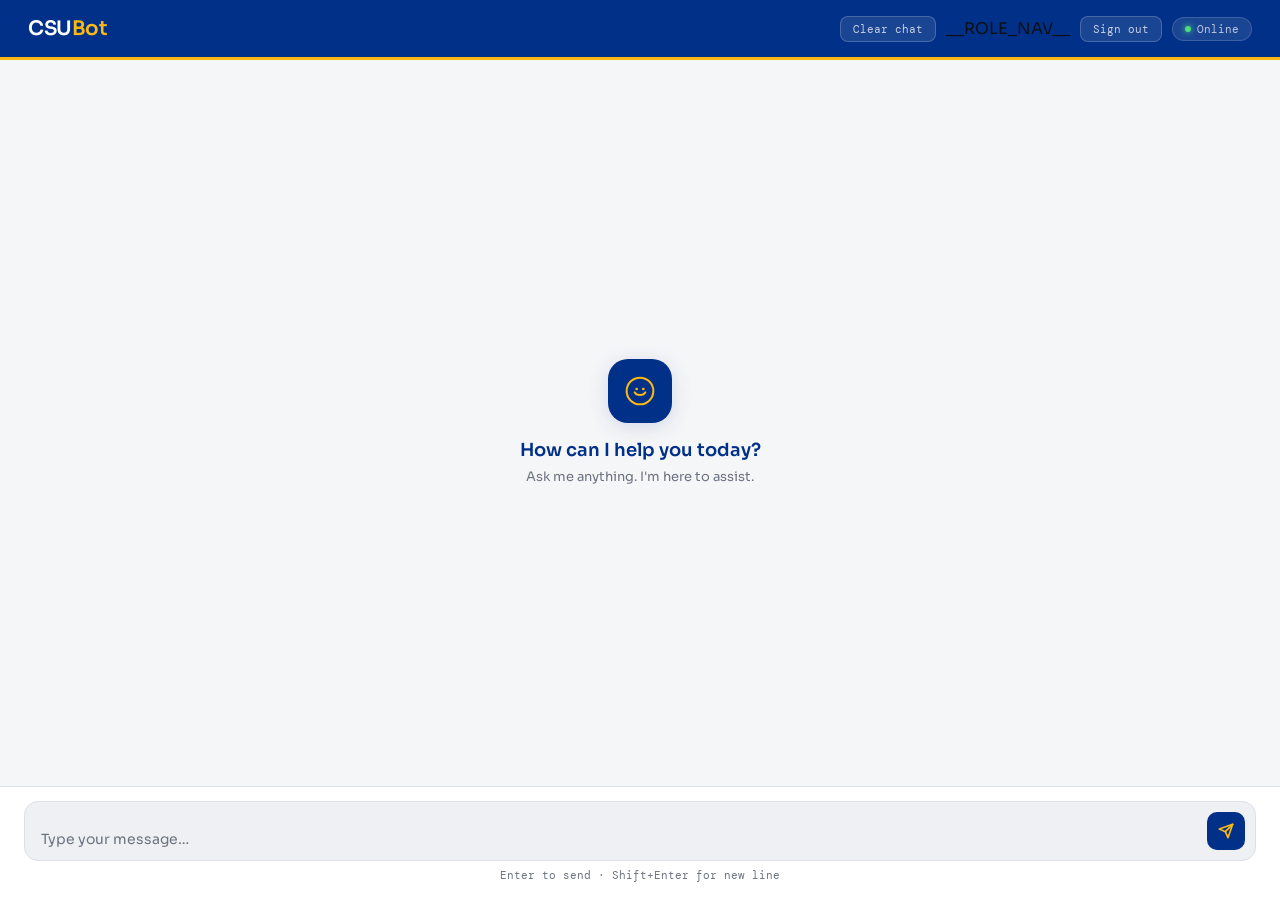
<file: index.html>
<!DOCTYPE html>
<html lang="en">
<head>
  <meta charset="UTF-8" />
  <meta name="viewport" content="width=device-width, initial-scale=1.0"/>
  <title>CSUBot</title>
  <link href="https://fonts.googleapis.com/css2?family=DM+Mono:wght@400;500&family=Sora:wght@300;400;600&display=swap" rel="stylesheet"/>
  <link rel="stylesheet" href="csubot.css" />
</head>
<body>

  <!-- Header -->
  <header>
    <div class="header-title">CSU<span>Bot</span></div>
    <div class="header-actions">
      <button class="config-btn" onclick="clearChat()">Clear chat</button>
      __ROLE_NAV__
      <!-- Logout is a form POST — not a GET link, not a fetch() call -->
      <form method="POST" action="__PREFIX__/logout" style="display:inline;">
        <button type="submit" class="config-btn">Sign out</button>
      </form>

      <div class="status-pill">
        <div class="status-dot"></div>
        Online
      </div>
    </div>
  </header>

  <!-- Messages -->
  <div id="messages">
    <div class="empty-state" id="emptyState">
      <div class="empty-icon">
        <svg viewBox="0 0 24 24" fill="none" xmlns="http://www.w3.org/2000/svg">
          <circle cx="12" cy="12" r="10" stroke="#FDB913" stroke-width="1.5" fill="none"/>
          <path d="M8 13s1 2 4 2 4-2 4-2" stroke="#FDB913" stroke-width="1.5" stroke-linecap="round"/>
          <circle cx="9.5" cy="10.5" r="1" fill="#FDB913"/>
          <circle cx="14.5" cy="10.5" r="1" fill="#FDB913"/>
        </svg>
      </div>
      <h2>How can I help you today?</h2>
      <p>Ask me anything. I'm here to assist.</p>
    </div>
  </div>

  <!-- Error toast -->
  <div id="errorToast"></div>

  <!-- Input -->
  <div class="input-area">
    <div class="input-row">
      <textarea id="userInput" rows="1" placeholder="Type your message…"></textarea>
      <button id="sendBtn" onclick="sendMessage()" title="Send">
        <svg viewBox="0 0 24 24" fill="none" stroke="currentColor" stroke-width="2.5" stroke-linecap="round" stroke-linejoin="round">
          <line x1="22" y1="2" x2="11" y2="13"></line>
          <polygon points="22 2 15 22 11 13 2 9 22 2"></polygon>
        </svg>
      </button>
    </div>
    <p class="input-hint">Enter to send · Shift+Enter for new line</p>
  </div>

  <script>window.CSUBOT_PREFIX = '__PREFIX__';</script>
  <script src="csubot.js"></script>
</body>
</html>
</file>
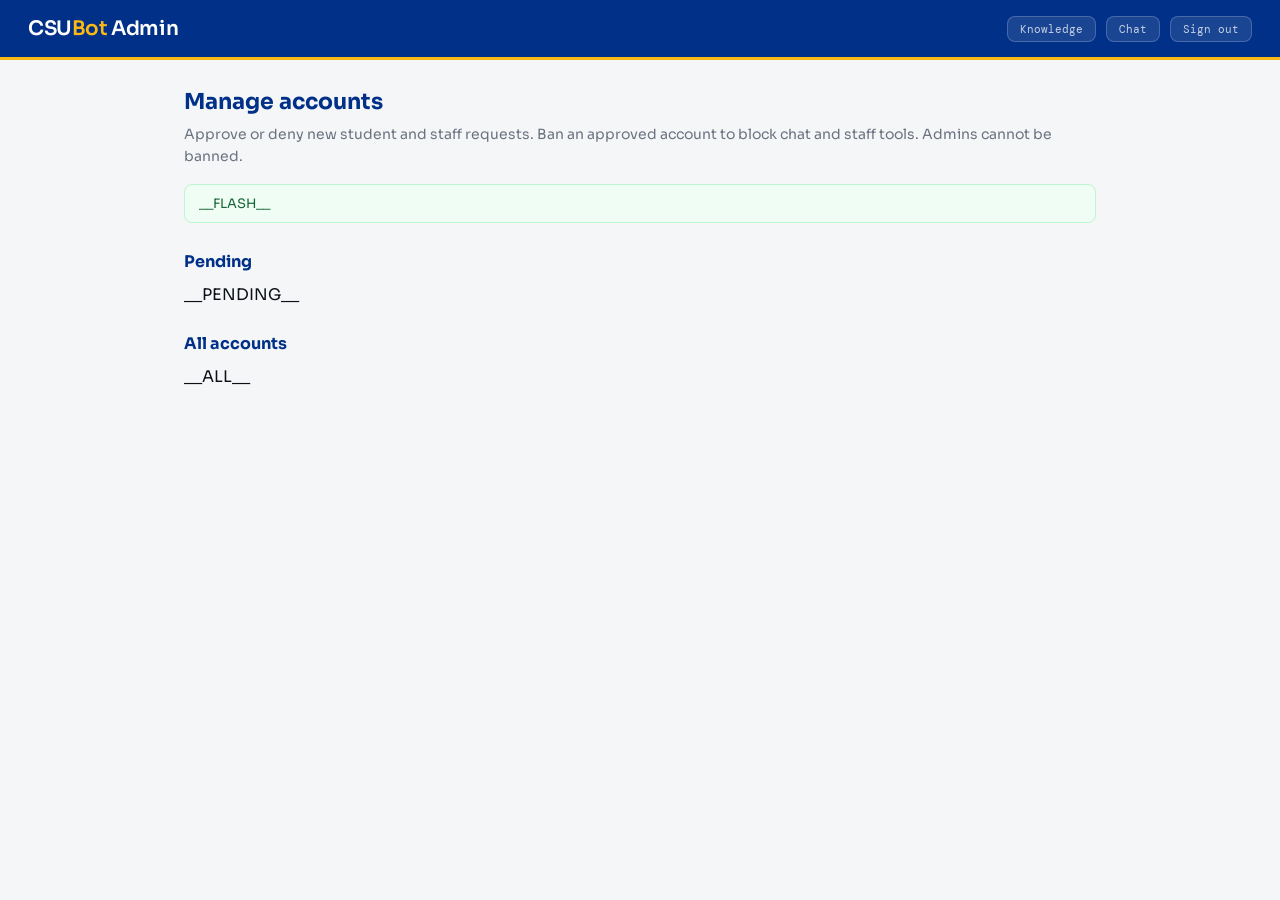
<file: admin.html>
<!DOCTYPE html>
<html lang="en">
<head>
  <meta charset="UTF-8"/>
  <meta name="viewport" content="width=device-width, initial-scale=1.0"/>
  <title>CSUBot — Admin</title>
  <link href="https://fonts.googleapis.com/css2?family=DM+Mono:wght@400;500&family=Sora:wght@300;400;600&display=swap" rel="stylesheet"/>
  <link rel="stylesheet" href="csubot.css"/>
  <link rel="stylesheet" href="panel.css"/>
</head>
<body class="panel-body">
<header>
  <div class="header-title">CSU<span>Bot</span> Admin</div>
  <div class="header-actions">
    <a class="config-btn" href="__PREFIX__/staff">Knowledge</a>
    <a class="config-btn" href="__PREFIX__/">Chat</a>
    <form method="POST" action="__PREFIX__/logout" style="display:inline;">
      <button type="submit" class="config-btn">Sign out</button>
    </form>
  </div>
</header>
<main class="panel">
  <h1>Manage accounts</h1>
  <p class="lede">Approve or deny new student and staff requests. Ban an approved account to block chat and staff tools. Admins cannot be banned.</p>
  <div class="flash">__FLASH__</div>

  <h2>Pending</h2>
  <div class="table-wrap">__PENDING__</div>

  <h2>All accounts</h2>
  <div class="table-wrap">__ALL__</div>
</main>
</body>
</html>
</file>
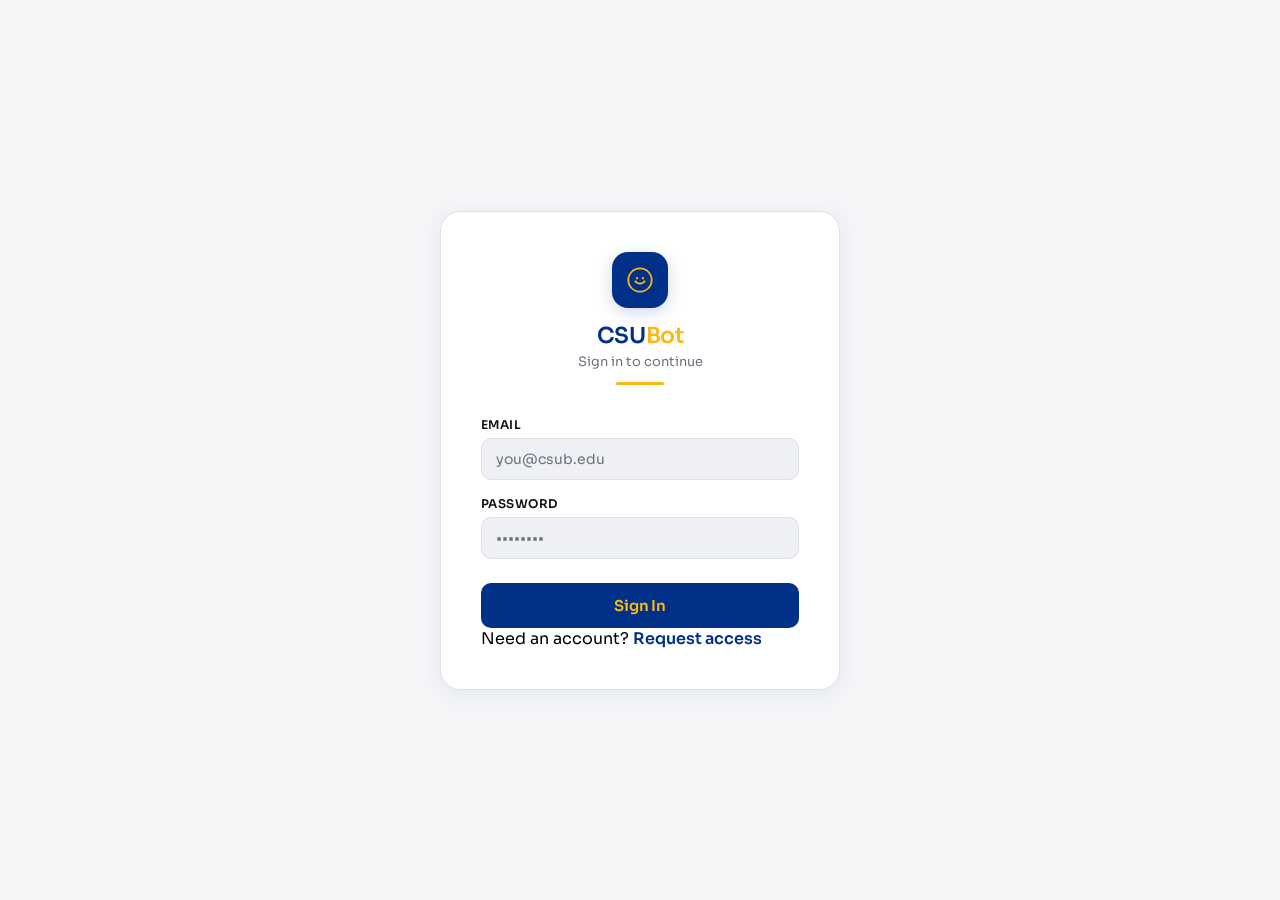
<file: login.html>
<!DOCTYPE html>
<html lang="en">
<head>
  <meta charset="UTF-8"/>
  <meta name="viewport" content="width=device-width, initial-scale=1.0"/>
  <title>CSUBot — Sign In</title>
  <link href="https://fonts.googleapis.com/css2?family=DM+Mono:wght@400;500&family=Sora:wght@300;400;600&display=swap" rel="stylesheet"/>
  <style>
    :root {
      --blue:    #003087;
      --gold:    #FDB913;
      --bg:      #f5f6f8;
      --white:   #ffffff;
      --surface: #eef0f4;
      --border:  #dde0e8;
      --text:    #0d1117;
      --muted:   #6b7280;
      --error:   #dc2626;
      --font-ui:   'Sora', sans-serif;
      --font-mono: 'DM Mono', monospace;
    }

    *, *::before, *::after { box-sizing: border-box; margin: 0; padding: 0; }

    body {
      background: var(--bg);
      font-family: var(--font-ui);
      min-height: 100dvh;
      display: flex;
      flex-direction: column;
      align-items: center;
      justify-content: center;
      padding: 24px;
    }

    .card {
      background: var(--white);
      border: 1px solid var(--border);
      border-radius: 20px;
      padding: 40px;
      width: 100%;
      max-width: 400px;
      box-shadow: 0 4px 24px rgba(0,48,135,0.08);
      animation: fadeUp .3s ease both;
    }

    @keyframes fadeUp {
      from { opacity: 0; transform: translateY(12px); }
      to   { opacity: 1; transform: translateY(0); }
    }

    .brand {
      text-align: center;
      margin-bottom: 32px;
    }

    .brand-icon {
      width: 56px; height: 56px;
      background: var(--blue);
      border-radius: 16px;
      display: flex; align-items: center; justify-content: center;
      margin: 0 auto 14px;
      box-shadow: 0 4px 16px rgba(0,48,135,0.2);
    }

    .brand-icon svg { width: 28px; height: 28px; }

    .brand h1 {
      font-size: 22px;
      font-weight: 600;
      color: var(--blue);
      letter-spacing: -0.02em;
    }

    .brand h1 span { color: var(--gold); }

    .brand p {
      font-size: 13px;
      color: var(--muted);
      margin-top: 4px;
    }

    .gold-bar {
      width: 48px; height: 3px;
      background: var(--gold);
      border-radius: 2px;
      margin: 12px auto 0;
    }

    .field {
      margin-bottom: 16px;
    }

    .field label {
      display: block;
      font-size: 12px;
      font-weight: 600;
      color: var(--text);
      margin-bottom: 6px;
      letter-spacing: 0.04em;
      text-transform: uppercase;
    }

    .field input {
      width: 100%;
      background: var(--surface);
      border: 1.5px solid var(--border);
      border-radius: 10px;
      padding: 11px 14px;
      font-family: var(--font-ui);
      font-size: 14px;
      color: var(--text);
      outline: none;
      transition: border-color .2s;
    }

    .field input:focus { border-color: var(--blue); }
    .field input::placeholder { color: var(--muted); }

    .submit-btn {
      width: 100%;
      background: var(--blue);
      color: var(--gold);
      border: none;
      border-radius: 10px;
      padding: 13px;
      font-family: var(--font-ui);
      font-size: 15px;
      font-weight: 600;
      cursor: pointer;
      margin-top: 8px;
      transition: opacity .2s, transform .1s;
      letter-spacing: -0.01em;
    }

    .submit-btn:hover { opacity: .88; }
    .submit-btn:active { transform: scale(.98); }

    .error-msg {
      background: #fef2f2;
      border: 1px solid #fecaca;
      color: var(--error);
      border-radius: 8px;
      padding: 10px 14px;
      font-size: 13px;
      margin-top: 14px;
      font-family: var(--font-mono);
    }

    .footer a {
      color: var(--blue);
      font-weight: 600;
      text-decoration: none;
    }

    .notice-msg {
      background: #f0fdf4;
      border: 1px solid #bbf7d0;
      color: #166534;
      border-radius: 8px;
      padding: 10px 14px;
      font-size: 13px;
      margin-top: 14px;
    }
  </style>
</head>
<body>

<div class="card">
  <div class="brand">
    <div class="brand-icon">
      <svg viewBox="0 0 24 24" fill="none" xmlns="http://www.w3.org/2000/svg">
        <circle cx="12" cy="12" r="10" stroke="#FDB913" stroke-width="1.5" fill="none"/>
        <path d="M8 13s1 2 4 2 4-2 4-2" stroke="#FDB913" stroke-width="1.5" stroke-linecap="round"/>
        <circle cx="9.5" cy="10.5" r="1" fill="#FDB913"/>
        <circle cx="14.5" cy="10.5" r="1" fill="#FDB913"/>
      </svg>
    </div>
    <h1>CSU<span>Bot</span></h1>
    <p>Sign in to continue</p>
    <div class="gold-bar"></div>
  </div>

  <!-- Standard HTML form POST — no JavaScript required for submission -->
  <form method="POST" action="__PREFIX__/login">

    <div class="field">
      <label for="email">Email</label>
      <input
        type="email"
        id="email"
        name="email"
        placeholder="you@csub.edu"
        autocomplete="email"
        required
      />
    </div>

    <div class="field">
      <label for="password">Password</label>
      <input
        type="password"
        id="password"
        name="password"
        placeholder="••••••••"
        autocomplete="current-password"
        required
      />
    </div>

    <button type="submit" class="submit-btn">Sign In</button>

  </form>

  <div class="notice-msg" id="noticeMsg" style="display:none;">__NOTICE__</div>

  <!-- Error message injected by Flask via string replace -->
  <div class="error-msg" id="errorMsg" style="display:none;">__ERROR__</div>

  <div class="footer">
    Need an account? <a href="__PREFIX__/signup">Request access</a>
  </div>
</div>

</body>
</html>
</file>
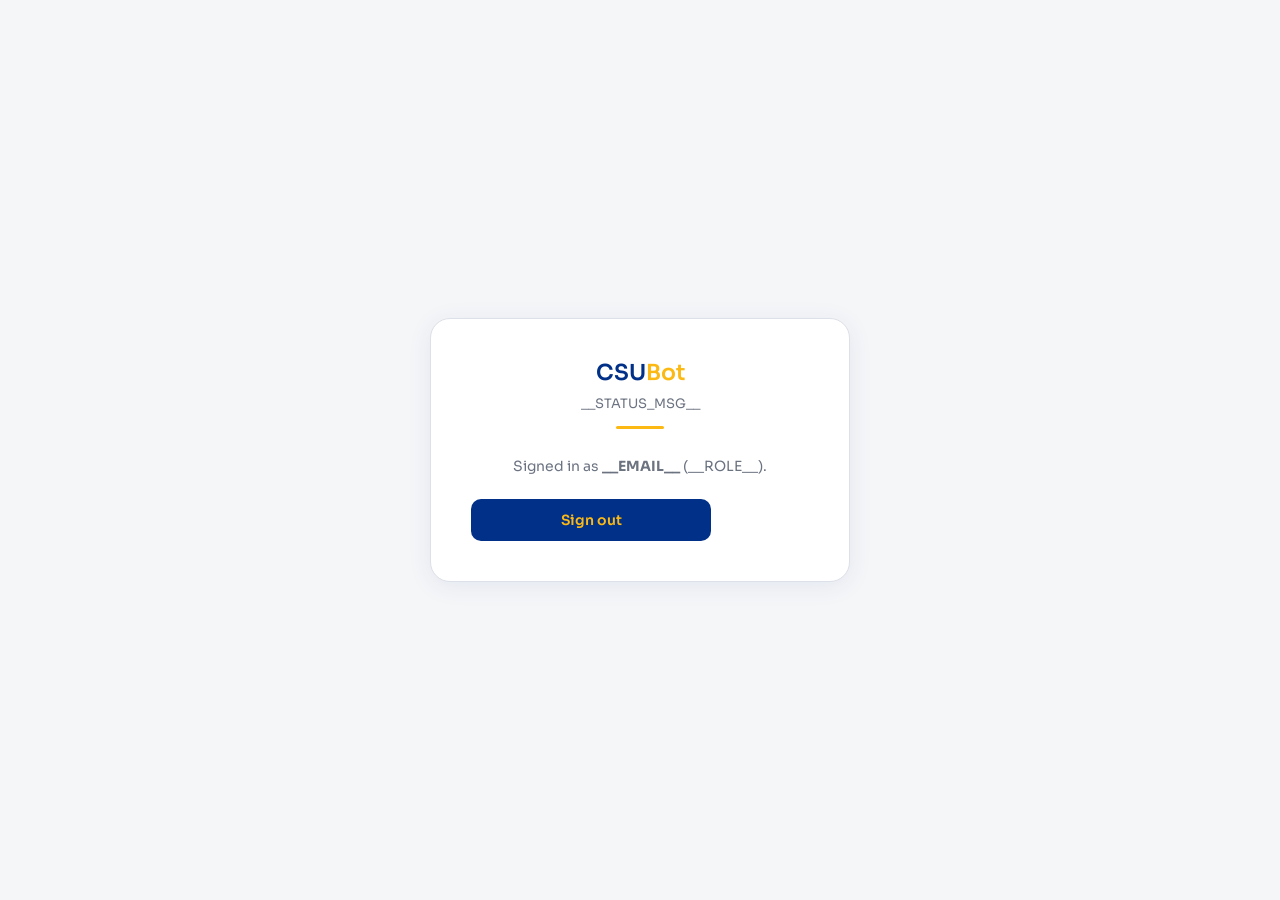
<file: pending.html>
<!DOCTYPE html>
<html lang="en">
<head>
  <meta charset="UTF-8"/>
  <meta name="viewport" content="width=device-width, initial-scale=1.0"/>
  <title>CSUBot — Pending approval</title>
  <link href="https://fonts.googleapis.com/css2?family=DM+Mono:wght@400;500&family=Sora:wght@300;400;600&display=swap" rel="stylesheet"/>
  <link rel="stylesheet" href="panel.css"/>
</head>
<body>
<div class="card">
  <div class="brand">
    <h1>CSU<span>Bot</span></h1>
    <p>__STATUS_MSG__</p>
    <div class="gold-bar"></div>
  </div>
  <p class="meta">Signed in as <strong>__EMAIL__</strong> (__ROLE__).</p>
  <form method="POST" action="__PREFIX__/logout">
    <button type="submit" class="submit-btn">Sign out</button>
  </form>
</div>
</body>
</html>
</file>
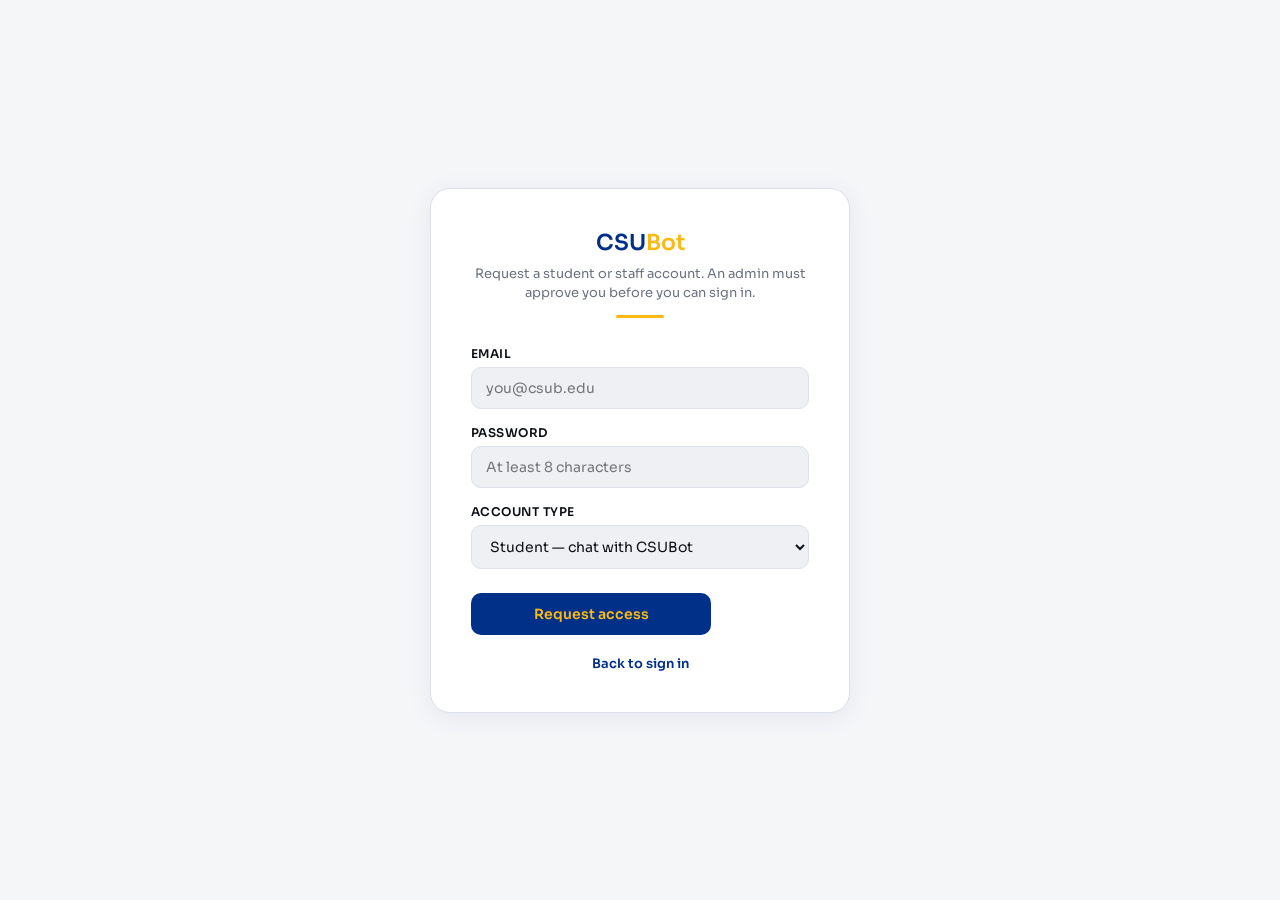
<file: signup.html>
<!DOCTYPE html>
<html lang="en">
<head>
  <meta charset="UTF-8"/>
  <meta name="viewport" content="width=device-width, initial-scale=1.0"/>
  <title>CSUBot — Request access</title>
  <link href="https://fonts.googleapis.com/css2?family=DM+Mono:wght@400;500&family=Sora:wght@300;400;600&display=swap" rel="stylesheet"/>
  <link rel="stylesheet" href="panel.css"/>
</head>
<body>
<div class="card">
  <div class="brand">
    <h1>CSU<span>Bot</span></h1>
    <p>Request a student or staff account. An admin must approve you before you can sign in.</p>
    <div class="gold-bar"></div>
  </div>
  <form method="POST" action="__PREFIX__/signup">
    <div class="field">
      <label for="email">Email</label>
      <input type="email" id="email" name="email" placeholder="you@csub.edu" required/>
    </div>
    <div class="field">
      <label for="password">Password</label>
      <input type="password" id="password" name="password" minlength="8" placeholder="At least 8 characters" required/>
    </div>
    <div class="field">
      <label for="role">Account type</label>
      <select id="role" name="role" required>
        <option value="student">Student — chat with CSUBot</option>
        <option value="staff">Staff — update campus knowledge</option>
      </select>
    </div>
    <button type="submit" class="submit-btn">Request access</button>
  </form>
  <div class="error-msg" id="errorMsg" style="display:none;">__ERROR__</div>
  <p class="footer"><a href="__PREFIX__/login">Back to sign in</a></p>
</div>
</body>
</html>
</file>
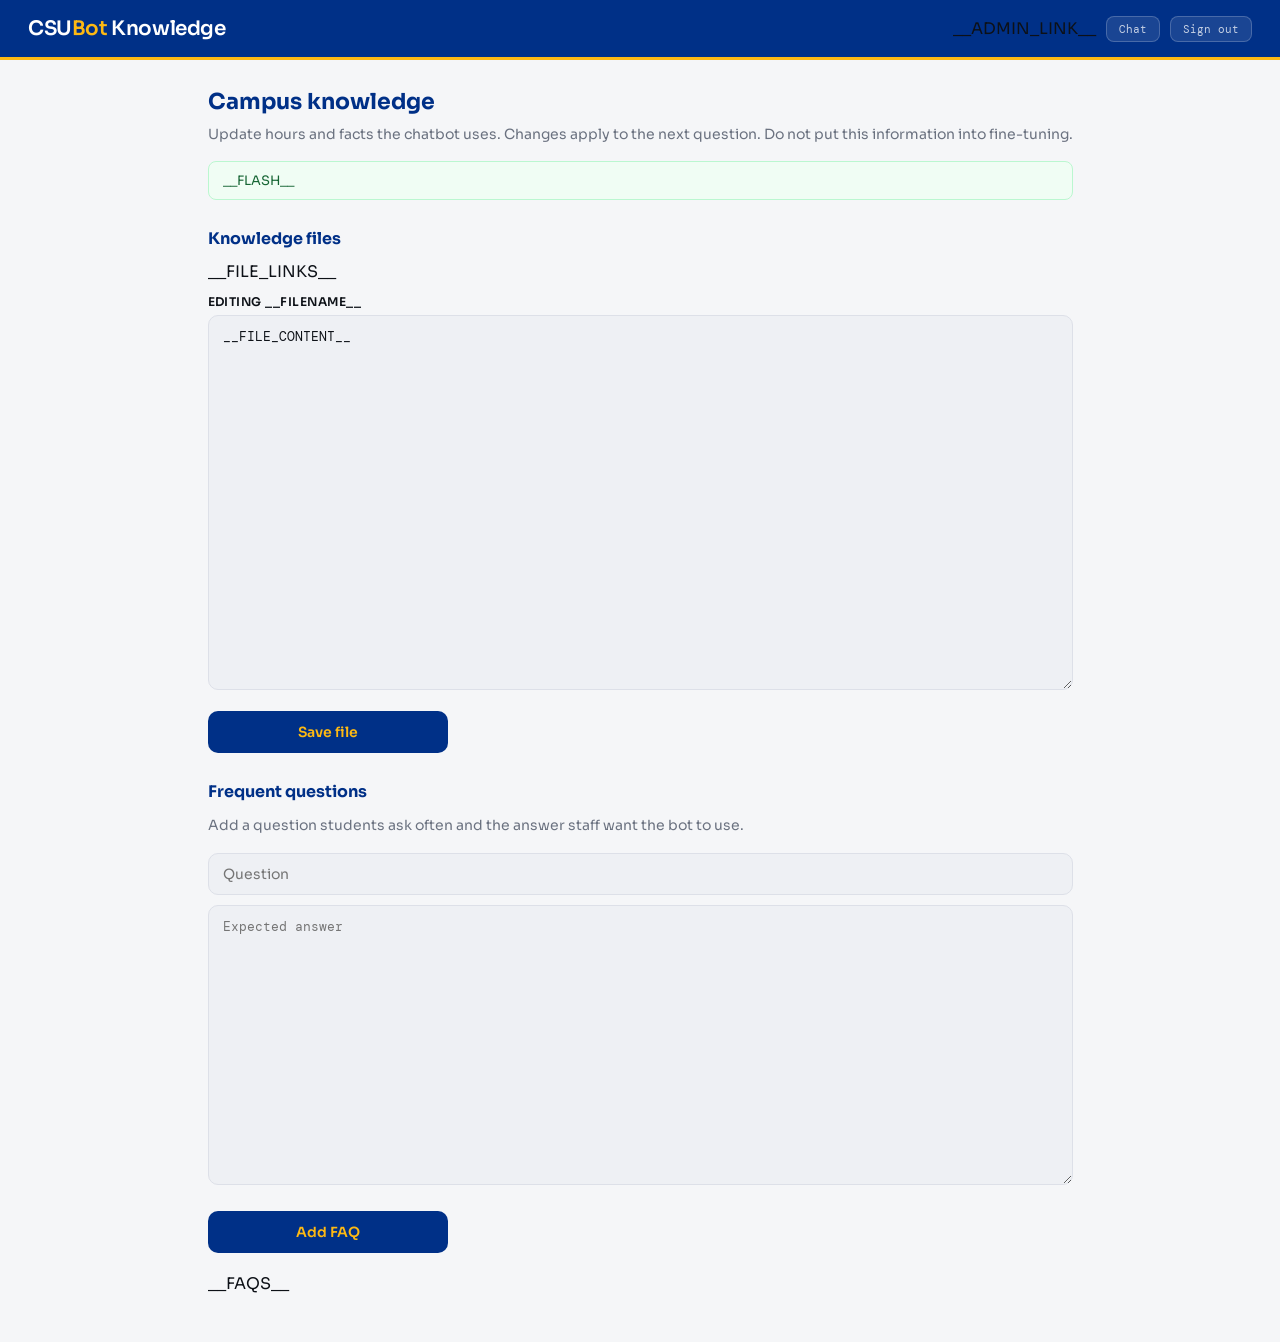
<file: staff.html>
<!DOCTYPE html>
<html lang="en">
<head>
  <meta charset="UTF-8"/>
  <meta name="viewport" content="width=device-width, initial-scale=1.0"/>
  <title>CSUBot — Campus knowledge</title>
  <link href="https://fonts.googleapis.com/css2?family=DM+Mono:wght@400;500&family=Sora:wght@300;400;600&display=swap" rel="stylesheet"/>
  <link rel="stylesheet" href="csubot.css"/>
  <link rel="stylesheet" href="panel.css"/>
</head>
<body class="panel-body">
<header>
  <div class="header-title">CSU<span>Bot</span> Knowledge</div>
  <div class="header-actions">
    __ADMIN_LINK__
    <a class="config-btn" href="__PREFIX__/">Chat</a>
    <form method="POST" action="__PREFIX__/logout" style="display:inline;">
      <button type="submit" class="config-btn">Sign out</button>
    </form>
  </div>
</header>
<main class="panel">
  <h1>Campus knowledge</h1>
  <p class="lede">Update hours and facts the chatbot uses. Changes apply to the next question. Do not put this information into fine-tuning.</p>
  <div class="flash">__FLASH__</div>

  <h2>Knowledge files</h2>
  <div class="file-tabs">__FILE_LINKS__</div>
  <form method="POST" action="__PREFIX__/staff/save-file">
    <input type="hidden" name="filename" value="__FILENAME__"/>
    <label class="field-label" for="content">Editing __FILENAME__</label>
    <textarea id="content" name="content" rows="18">__FILE_CONTENT__</textarea>
    <button type="submit" class="submit-btn">Save file</button>
  </form>

  <h2>Frequent questions</h2>
  <p class="lede">Add a question students ask often and the answer staff want the bot to use.</p>
  <form class="faq-add" method="POST" action="__PREFIX__/staff/faq/add">
    <input type="text" name="question" placeholder="Question" required/>
    <textarea name="answer" rows="3" placeholder="Expected answer" required></textarea>
    <button type="submit" class="submit-btn">Add FAQ</button>
  </form>
  <div class="faq-list">__FAQS__</div>
</main>
</body>
</html>
</file>
<file: csubot.css>
:root {
  --blue:       #003087;
  --gold:       #FDB913;
  --gold-dim:   #c9920e;
  --bg:         #f5f6f8;
  --white:      #ffffff;
  --surface:    #eef0f4;
  --border:     #dde0e8;
  --text:       #0d1117;
  --muted:      #6b7280;
  --user-bubble:#003087;
  --ai-bubble:  #ffffff;
  --radius:     16px;
  --font-ui:    'Sora', sans-serif;
  --font-mono:  'DM Mono', monospace;
}

*, *::before, *::after {
  box-sizing: border-box;
  margin: 0;
  padding: 0;
}

body {
  background: var(--bg);
  color: var(--text);
  font-family: var(--font-ui);
  height: 100dvh;
  display: flex;
  flex-direction: column;
  overflow: hidden;
}

/* ── Header ── */
header {
  display: flex;
  align-items: center;
  justify-content: space-between;
  padding: 0 28px;
  height: 60px;
  background: var(--blue);
  border-bottom: 3px solid var(--gold);
  flex-shrink: 0;
}

.header-title {
  font-size: 20px;
  font-weight: 600;
  color: var(--white);
  letter-spacing: -0.02em;
}

.header-title span {
  color: var(--gold);
}

.header-actions {
  display: flex;
  align-items: center;
  gap: 10px;
}

.status-pill {
  display: flex;
  align-items: center;
  gap: 6px;
  background: rgba(255, 255, 255, 0.1);
  border: 1px solid rgba(255, 255, 255, 0.15);
  border-radius: 20px;
  padding: 4px 12px;
  font-size: 11px;
  color: rgba(255, 255, 255, 0.7);
  font-family: var(--font-mono);
}

.status-dot {
  width: 6px;
  height: 6px;
  border-radius: 50%;
  background: #4ade80;
  box-shadow: 0 0 6px #4ade80;
  animation: pulse 2s infinite;
}

@keyframes pulse {
  0%, 100% { opacity: 1; }
  50%       { opacity: 0.4; }
}

.config-btn {
  background: rgba(255, 255, 255, 0.1);
  border: 1px solid rgba(255, 255, 255, 0.2);
  border-radius: 8px;
  color: rgba(255, 255, 255, 0.75);
  font-family: var(--font-mono);
  font-size: 11px;
  padding: 5px 12px;
  cursor: pointer;
  transition: all 0.2s;
  white-space: nowrap;
}

.config-btn:hover {
  background: rgba(255, 255, 255, 0.2);
  color: var(--white);
}

a.config-btn {
  text-decoration: none;
  display: inline-flex;
  align-items: center;
}

/* ── Messages ── */
#messages {
  flex: 1;
  overflow-y: auto;
  padding: 28px 24px;
  display: flex;
  flex-direction: column;
  gap: 18px;
  scroll-behavior: smooth;
}

#messages::-webkit-scrollbar { width: 4px; }
#messages::-webkit-scrollbar-track { background: transparent; }
#messages::-webkit-scrollbar-thumb { background: var(--border); border-radius: 4px; }

.message {
  display: flex;
  gap: 10px;
  max-width: 820px;
  animation: fadeUp 0.22s ease both;
}

@keyframes fadeUp {
  from { opacity: 0; transform: translateY(8px); }
  to   { opacity: 1; transform: translateY(0); }
}

.message.user {
  align-self: flex-end;
  flex-direction: row-reverse;
}

.message.ai {
  align-self: flex-start;
}

.avatar {
  width: 30px;
  height: 30px;
  border-radius: 50%;
  flex-shrink: 0;
  display: flex;
  align-items: center;
  justify-content: center;
  font-size: 12px;
  font-family: var(--font-mono);
  font-weight: 500;
}

.message.user .avatar {
  background: var(--gold);
  color: var(--blue);
  font-weight: 600;
}

.message.ai .avatar {
  background: var(--blue);
  color: var(--gold);
  font-weight: 600;
}

.bubble {
  padding: 11px 15px;
  border-radius: var(--radius);
  font-size: 14px;
  line-height: 1.7;
  max-width: 680px;
  word-break: break-word;
}

.message.user .bubble {
  background: var(--user-bubble);
  color: #fff;
  border-top-right-radius: 4px;
}

.message.ai .bubble {
  background: var(--ai-bubble);
  border: 1px solid var(--border);
  border-top-left-radius: 4px;
  box-shadow: 0 1px 4px rgba(0, 0, 0, 0.06);
}

.message.ai .bubble a {
  color: var(--blue);
  font-weight: 600;
  text-decoration: underline;
  text-underline-offset: 2px;
  overflow-wrap: anywhere;
}

.message.ai .bubble a:hover {
  color: #001f5c;
}

.message.ai .bubble ul,
.message.ai .bubble ol {
  margin: 6px 0 4px 1.2em;
  padding: 0;
}

.message.ai .bubble li {
  margin: 2px 0;
}

.message.ai .bubble strong {
  font-weight: 600;
}

/* Thinking block */
.think-block {
  background: #fffbea;
  border-left: 3px solid var(--gold);
  border-radius: 6px;
  padding: 8px 12px;
  margin-bottom: 10px;
  font-size: 12px;
  color: #7a6000;
  font-family: var(--font-mono);
  font-style: italic;
  white-space: pre-wrap;
}

.think-label {
  font-style: normal;
  color: var(--gold-dim);
  font-size: 10px;
  letter-spacing: 0.08em;
  text-transform: uppercase;
  margin-bottom: 4px;
  display: block;
  font-weight: 500;
}

/* Typing indicator */
.typing-indicator {
  display: flex;
  gap: 5px;
  align-items: center;
  padding: 4px 0;
}

.typing-indicator span {
  width: 6px;
  height: 6px;
  border-radius: 50%;
  background: var(--gold);
  animation: blink 1.2s infinite;
}

.typing-indicator span:nth-child(2) { animation-delay: 0.2s; }
.typing-indicator span:nth-child(3) { animation-delay: 0.4s; }

@keyframes blink {
  0%, 80%, 100% { opacity: 0.2; transform: scale(0.8); }
  40%           { opacity: 1;   transform: scale(1.1); }
}

/* Empty state */
.empty-state {
  margin: auto;
  text-align: center;
  animation: fadeUp 0.4s ease both;
}

.empty-icon {
  width: 64px;
  height: 64px;
  background: var(--blue);
  border-radius: 20px;
  display: flex;
  align-items: center;
  justify-content: center;
  margin: 0 auto 16px;
  box-shadow: 0 4px 20px rgba(0, 48, 135, 0.15);
}

.empty-icon svg {
  width: 32px;
  height: 32px;
}

.empty-state h2 {
  font-size: 18px;
  font-weight: 600;
  color: var(--blue);
  margin-bottom: 6px;
}

.empty-state p {
  font-size: 13px;
  color: var(--muted);
  max-width: 280px;
  margin: 0 auto;
  line-height: 1.6;
}

/* ── Input area ── */
.input-area {
  padding: 14px 24px 18px;
  border-top: 1px solid var(--border);
  background: var(--white);
}

.input-row {
  display: flex;
  gap: 10px;
  align-items: flex-end;
  background: var(--surface);
  border: 1.5px solid var(--border);
  border-radius: 14px;
  padding: 10px 10px 10px 16px;
  transition: border-color 0.2s;
}

.input-row:focus-within {
  border-color: var(--blue);
}

#userInput {
  flex: 1;
  background: transparent;
  border: none;
  outline: none;
  color: var(--text);
  font-family: var(--font-ui);
  font-size: 14px;
  resize: none;
  max-height: 140px;
  line-height: 1.5;
}

#userInput::placeholder {
  color: var(--muted);
}

#sendBtn {
  width: 38px;
  height: 38px;
  border-radius: 10px;
  border: none;
  background: var(--blue);
  color: var(--gold);
  cursor: pointer;
  flex-shrink: 0;
  display: flex;
  align-items: center;
  justify-content: center;
  transition: opacity 0.2s, transform 0.1s;
}

#sendBtn:hover:not(:disabled) { opacity: 0.85; }
#sendBtn:active:not(:disabled) { transform: scale(0.94); }
#sendBtn:disabled { opacity: 0.35; cursor: not-allowed; }

#sendBtn svg {
  width: 16px;
  height: 16px;
}

.input-hint {
  font-size: 11px;
  color: var(--muted);
  text-align: center;
  margin-top: 7px;
  font-family: var(--font-mono);
}

/* ── Error toast ── */
#errorToast {
  display: none;
  position: fixed;
  bottom: 90px;
  left: 50%;
  transform: translateX(-50%);
  background: #3d1515;
  border: 1px solid #7f1d1d;
  color: #fca5a5;
  padding: 10px 18px;
  border-radius: 10px;
  font-size: 13px;
  font-family: var(--font-mono);
  z-index: 100;
  max-width: 90vw;
  text-align: center;
}
</file>
<file: panel.css>
:root {
  --blue: #003087;
  --gold: #FDB913;
  --bg: #f5f6f8;
  --white: #ffffff;
  --surface: #eef0f4;
  --border: #dde0e8;
  --text: #0d1117;
  --muted: #6b7280;
  --error: #dc2626;
  --font-ui: 'Sora', sans-serif;
  --font-mono: 'DM Mono', monospace;
}

*, *::before, *::after { box-sizing: border-box; margin: 0; padding: 0; }

body {
  background: var(--bg);
  font-family: var(--font-ui);
  color: var(--text);
  min-height: 100dvh;
}

body:not(.panel-body) {
  display: flex;
  flex-direction: column;
  align-items: center;
  justify-content: center;
  padding: 24px;
}

.card {
  background: var(--white);
  border: 1px solid var(--border);
  border-radius: 20px;
  padding: 40px;
  width: 100%;
  max-width: 420px;
  box-shadow: 0 4px 24px rgba(0,48,135,0.08);
}

.brand { text-align: center; margin-bottom: 28px; }
.brand h1 { font-size: 22px; font-weight: 600; color: var(--blue); }
.brand h1 span { color: var(--gold); }
.brand p { font-size: 13px; color: var(--muted); margin-top: 8px; line-height: 1.5; }
.gold-bar {
  width: 48px; height: 3px;
  background: var(--gold);
  border-radius: 2px;
  margin: 12px auto 0;
}

.field { margin-bottom: 16px; }
.field label, .field-label {
  display: block;
  font-size: 12px;
  font-weight: 600;
  margin-bottom: 6px;
  text-transform: uppercase;
  letter-spacing: 0.04em;
}
.field input, .field select, textarea, .faq-add input {
  width: 100%;
  background: var(--surface);
  border: 1.5px solid var(--border);
  border-radius: 10px;
  padding: 11px 14px;
  font-family: var(--font-ui);
  font-size: 14px;
  color: var(--text);
}
.field select { appearance: auto; }
.submit-btn {
  width: 100%;
  max-width: 240px;
  background: var(--blue);
  color: var(--gold);
  border: none;
  border-radius: 10px;
  padding: 12px 16px;
  font-family: var(--font-ui);
  font-size: 14px;
  font-weight: 600;
  cursor: pointer;
  margin-top: 8px;
}
.error-msg {
  background: #fef2f2;
  border: 1px solid #fecaca;
  color: var(--error);
  border-radius: 8px;
  padding: 10px 14px;
  font-size: 13px;
  margin-top: 14px;
}
.footer { text-align: center; margin-top: 20px; font-size: 13px; }
.footer a { color: var(--blue); font-weight: 600; text-decoration: none; }
.meta { font-size: 14px; color: var(--muted); margin-bottom: 16px; text-align: center; }

.panel-body { overflow: auto; }
.panel {
  max-width: 960px;
  margin: 0 auto;
  padding: 28px 24px 48px;
}
.panel h1 { font-size: 22px; color: var(--blue); margin-bottom: 8px; }
.panel h2 { font-size: 16px; color: var(--blue); margin: 28px 0 12px; }
.lede { color: var(--muted); font-size: 14px; line-height: 1.6; margin-bottom: 16px; }
.flash:empty { display: none; }
.flash {
  background: #f0fdf4;
  border: 1px solid #bbf7d0;
  color: #166534;
  border-radius: 8px;
  padding: 10px 14px;
  font-size: 13px;
  margin-bottom: 16px;
}
.table-wrap { overflow-x: auto; }
table.accounts {
  width: 100%;
  border-collapse: collapse;
  background: var(--white);
  border: 1px solid var(--border);
  border-radius: 12px;
  font-size: 14px;
}
table.accounts th, table.accounts td {
  text-align: left;
  padding: 10px 12px;
  border-bottom: 1px solid var(--border);
}
table.accounts th { font-size: 12px; text-transform: uppercase; color: var(--muted); }
.row-actions { display: flex; gap: 8px; }
.row-actions button {
  border: none;
  border-radius: 8px;
  padding: 6px 10px;
  font-size: 12px;
  font-weight: 600;
  cursor: pointer;
  font-family: var(--font-ui);
}
.btn-ok { background: var(--blue); color: var(--gold); }
.btn-no { background: #fef2f2; color: var(--error); }
.empty { color: var(--muted); font-size: 14px; }

.file-tabs { display: flex; flex-wrap: wrap; gap: 8px; margin-bottom: 12px; }
.file-tabs a {
  padding: 6px 12px;
  border-radius: 8px;
  background: var(--white);
  border: 1px solid var(--border);
  color: var(--blue);
  text-decoration: none;
  font-size: 13px;
}
.file-tabs a.active { background: var(--blue); color: var(--gold); border-color: var(--blue); }
.panel textarea {
  width: 100%;
  min-height: 280px;
  font-family: var(--font-mono);
  font-size: 13px;
  line-height: 1.5;
  margin-bottom: 8px;
}
.faq-add { display: grid; gap: 10px; margin-bottom: 20px; }
.faq-item {
  background: var(--white);
  border: 1px solid var(--border);
  border-radius: 12px;
  padding: 14px;
  margin-bottom: 12px;
}
.faq-item textarea { min-height: 80px; }
.faq-item .submit-btn { max-width: 160px; }
.danger { background: #fef2f2; color: var(--error); margin-left: 8px; }
</file>
